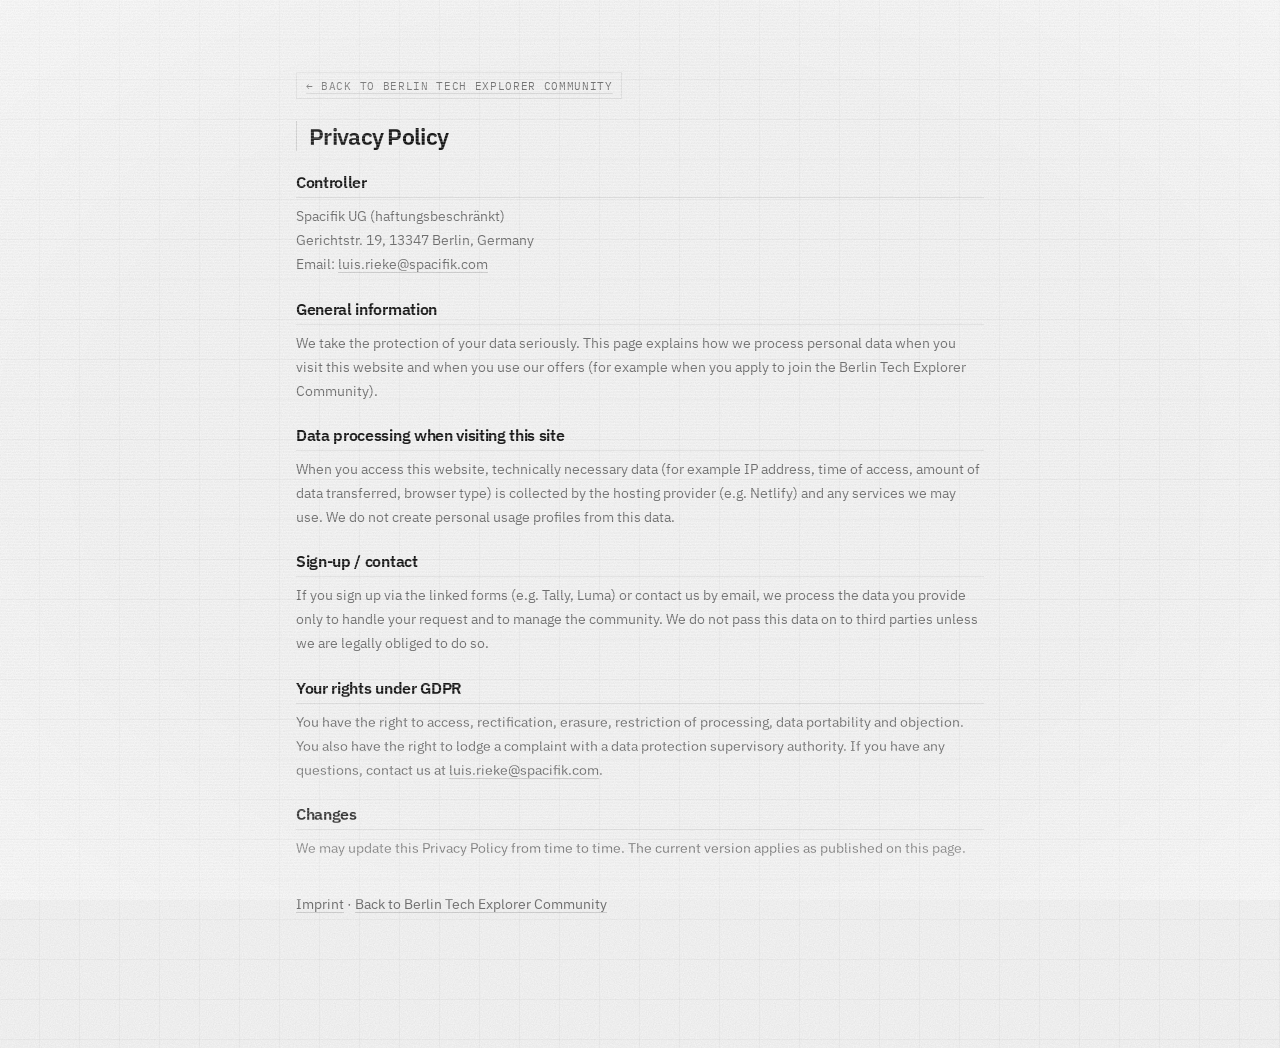
<file: datenschutz.html>
<!DOCTYPE html>
<html lang="en">
<head>
  <meta charset="UTF-8" />
  <meta name="viewport" content="width=device-width, initial-scale=1.0" />
  <title>Privacy Policy – Berlin Tech Explorer Community</title>
  <link rel="icon" type="image/svg+xml" href="favicon.svg" />
  <link href="https://fonts.googleapis.com/css2?family=IBM+Plex+Mono:wght@400;500;600&family=IBM+Plex+Sans:wght@400;500;600&display=swap" rel="stylesheet">
  <link rel="stylesheet" href="styles.css?v=invert1">
</head>
<body>
  <div class="legal-page">
    <a href="index.html" class="back-link">← Back to Berlin Tech Explorer Community</a>
    <h1>Privacy Policy</h1>

    <h2>Controller</h2>
    <p>Spacifik UG (haftungsbeschränkt)<br>Gerichtstr. 19, 13347 Berlin, Germany<br>Email: <a href="mailto:luis.rieke@spacifik.com">luis.rieke@spacifik.com</a></p>

    <h2>General information</h2>
    <p>We take the protection of your data seriously. This page explains how we process personal data when you visit this website and when you use our offers (for example when you apply to join the Berlin Tech Explorer Community).</p>

    <h2>Data processing when visiting this site</h2>
    <p>When you access this website, technically necessary data (for example IP address, time of access, amount of data transferred, browser type) is collected by the hosting provider (e.g. Netlify) and any services we may use. We do not create personal usage profiles from this data.</p>

    <h2>Sign-up / contact</h2>
    <p>If you sign up via the linked forms (e.g. Tally, Luma) or contact us by email, we process the data you provide only to handle your request and to manage the community. We do not pass this data on to third parties unless we are legally obliged to do so.</p>

    <h2>Your rights under GDPR</h2>
    <p>You have the right to access, rectification, erasure, restriction of processing, data portability and objection. You also have the right to lodge a complaint with a data protection supervisory authority. If you have any questions, contact us at <a href="mailto:luis.rieke@spacifik.com">luis.rieke@spacifik.com</a>.</p>

    <h2>Changes</h2>
    <p>We may update this Privacy Policy from time to time. The current version applies as published on this page.</p>

    <p style="margin-top: 2rem;"><a href="impressum.html">Imprint</a> · <a href="index.html">Back to Berlin Tech Explorer Community</a></p>
  </div>
</body>
</html>
</file>
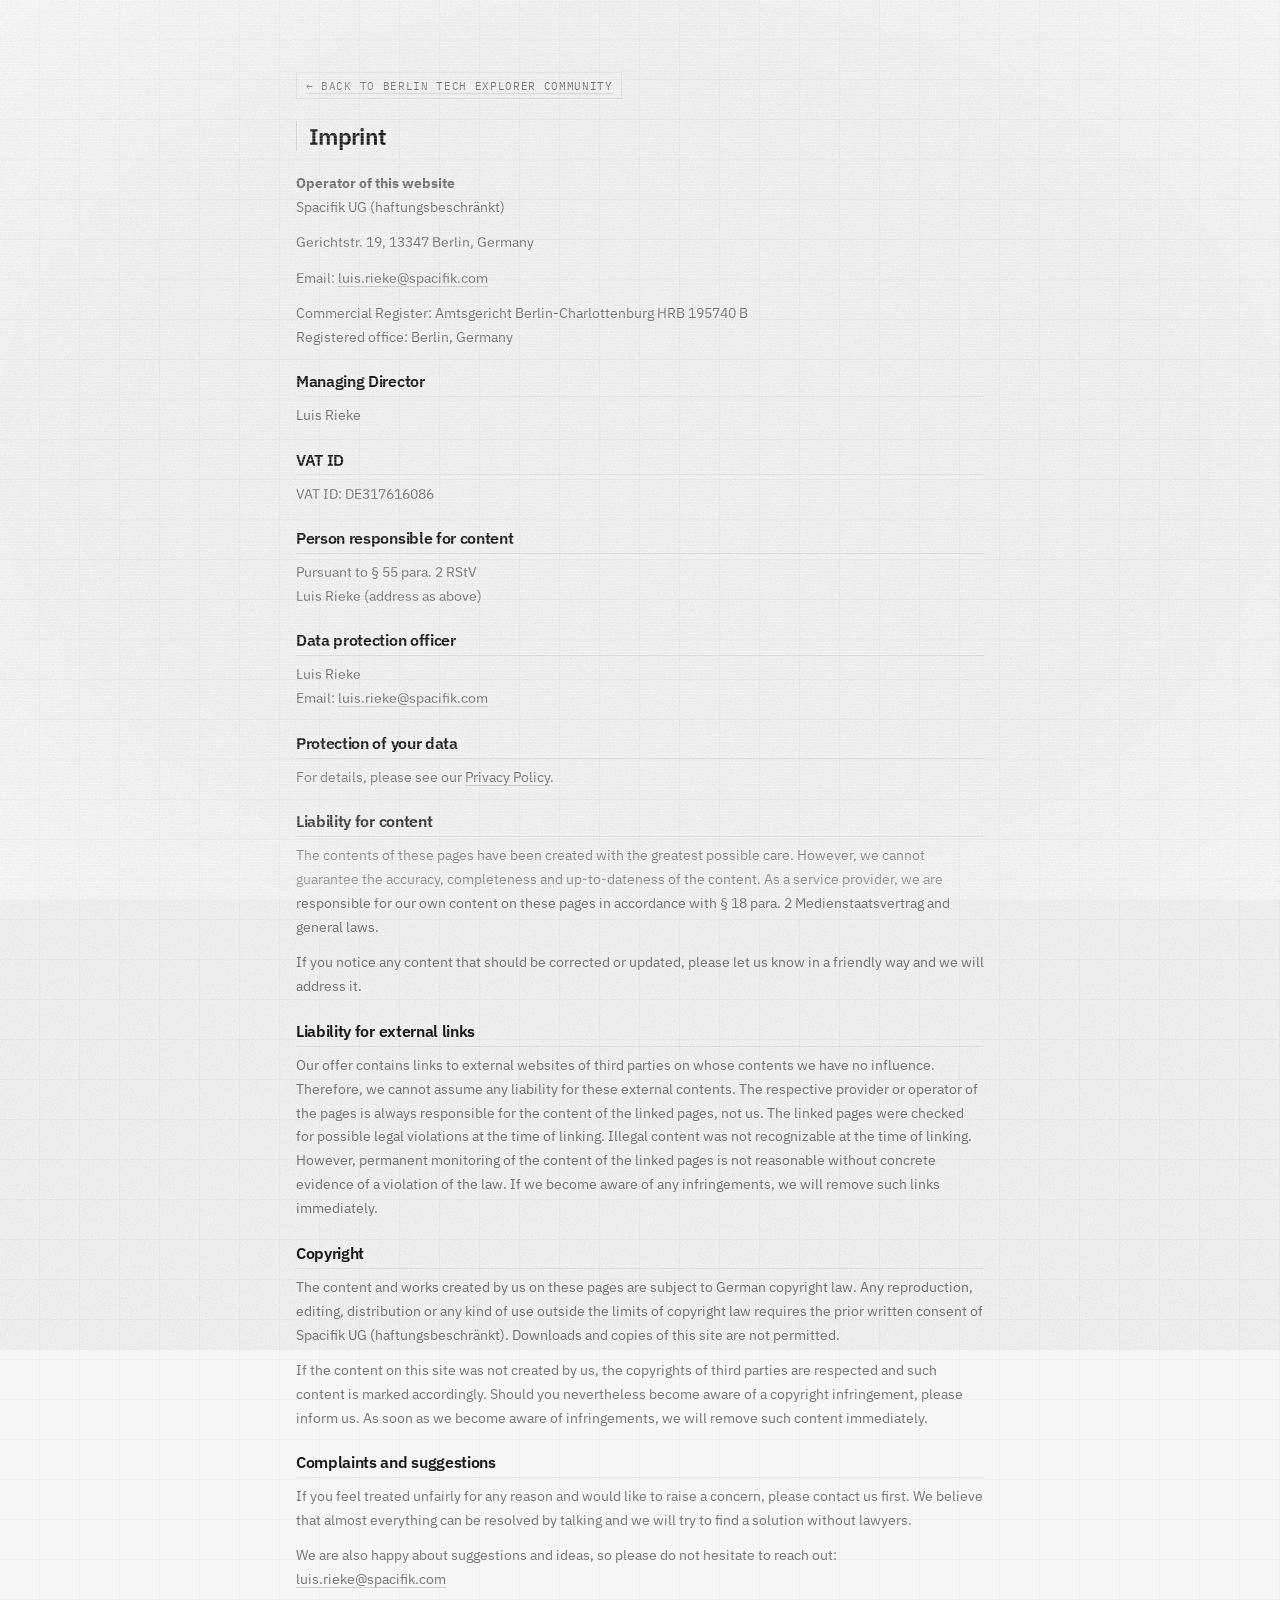
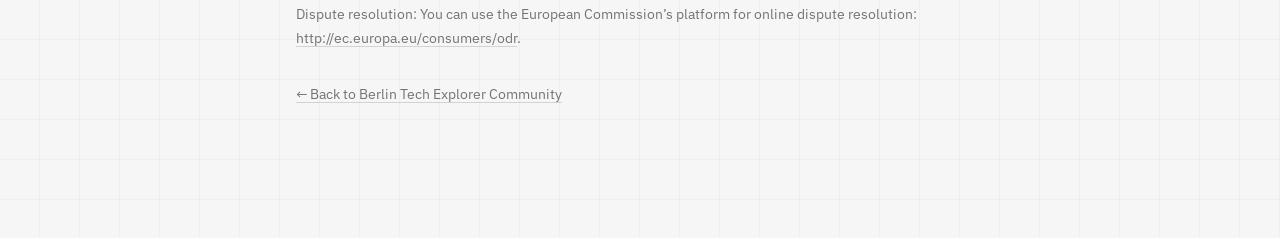
<file: impressum.html>
<!DOCTYPE html>
<html lang="en">
<head>
  <meta charset="UTF-8" />
  <meta name="viewport" content="width=device-width, initial-scale=1.0" />
  <title>Imprint – Berlin Tech Explorer Community</title>
  <link rel="icon" type="image/svg+xml" href="favicon.svg" />
  <link href="https://fonts.googleapis.com/css2?family=IBM+Plex+Mono:wght@400;500;600&family=IBM+Plex+Sans:wght@400;500;600&display=swap" rel="stylesheet">
  <link rel="stylesheet" href="styles.css?v=invert1">
</head>
<body>
  <div class="legal-page">
    <a href="index.html" class="back-link">← Back to Berlin Tech Explorer Community</a>
    <h1>Imprint</h1>
    <p><strong>Operator of this website</strong><br>Spacifik UG (haftungsbeschränkt)</p>
    <p>Gerichtstr. 19, 13347 Berlin, Germany</p>
    <p>Email: <a href="mailto:luis.rieke@spacifik.com">luis.rieke@spacifik.com</a></p>
    <p>Commercial Register: Amtsgericht Berlin-Charlottenburg HRB 195740 B<br>Registered office: Berlin, Germany</p>

    <h2>Managing Director</h2>
    <p>Luis Rieke</p>

    <h2>VAT ID</h2>
    <p>VAT ID: DE317616086</p>

    <h2>Person responsible for content</h2>
    <p>Pursuant to § 55 para. 2 RStV<br>Luis Rieke (address as above)</p>

    <h2>Data protection officer</h2>
    <p>Luis Rieke<br>Email: <a href="mailto:luis.rieke@spacifik.com">luis.rieke@spacifik.com</a></p>

    <h2>Protection of your data</h2>
    <p>For details, please see our <a href="datenschutz.html">Privacy Policy</a>.</p>

    <h2>Liability for content</h2>
    <p>The contents of these pages have been created with the greatest possible care. However, we cannot guarantee the accuracy, completeness and up-to-dateness of the content. As a service provider, we are responsible for our own content on these pages in accordance with § 18 para. 2 Medienstaatsvertrag and general laws.</p>
    <p>If you notice any content that should be corrected or updated, please let us know in a friendly way and we will address it.</p>

    <h2>Liability for external links</h2>
    <p>Our offer contains links to external websites of third parties on whose contents we have no influence. Therefore, we cannot assume any liability for these external contents. The respective provider or operator of the pages is always responsible for the content of the linked pages, not us. The linked pages were checked for possible legal violations at the time of linking. Illegal content was not recognizable at the time of linking. However, permanent monitoring of the content of the linked pages is not reasonable without concrete evidence of a violation of the law. If we become aware of any infringements, we will remove such links immediately.</p>

    <h2>Copyright</h2>
    <p>The content and works created by us on these pages are subject to German copyright law. Any reproduction, editing, distribution or any kind of use outside the limits of copyright law requires the prior written consent of Spacifik UG (haftungsbeschränkt). Downloads and copies of this site are not permitted.</p>
    <p>If the content on this site was not created by us, the copyrights of third parties are respected and such content is marked accordingly. Should you nevertheless become aware of a copyright infringement, please inform us. As soon as we become aware of infringements, we will remove such content immediately.</p>

    <h2>Complaints and suggestions</h2>
    <p>If you feel treated unfairly for any reason and would like to raise a concern, please contact us first. We believe that almost everything can be resolved by talking and we will try to find a solution without lawyers.</p>
    <p>We are also happy about suggestions and ideas, so please do not hesitate to reach out: <a href="mailto:luis.rieke@spacifik.com">luis.rieke@spacifik.com</a></p>
    <p>Dispute resolution: You can use the European Commission’s platform for online dispute resolution: <a href="http://ec.europa.eu/consumers/odr" target="_blank" rel="noopener noreferrer">http://ec.europa.eu/consumers/odr</a>.</p>

    <p style="margin-top: 2rem;"><a href="index.html">← Back to Berlin Tech Explorer Community</a></p>
  </div>
</body>
</html>
</file>
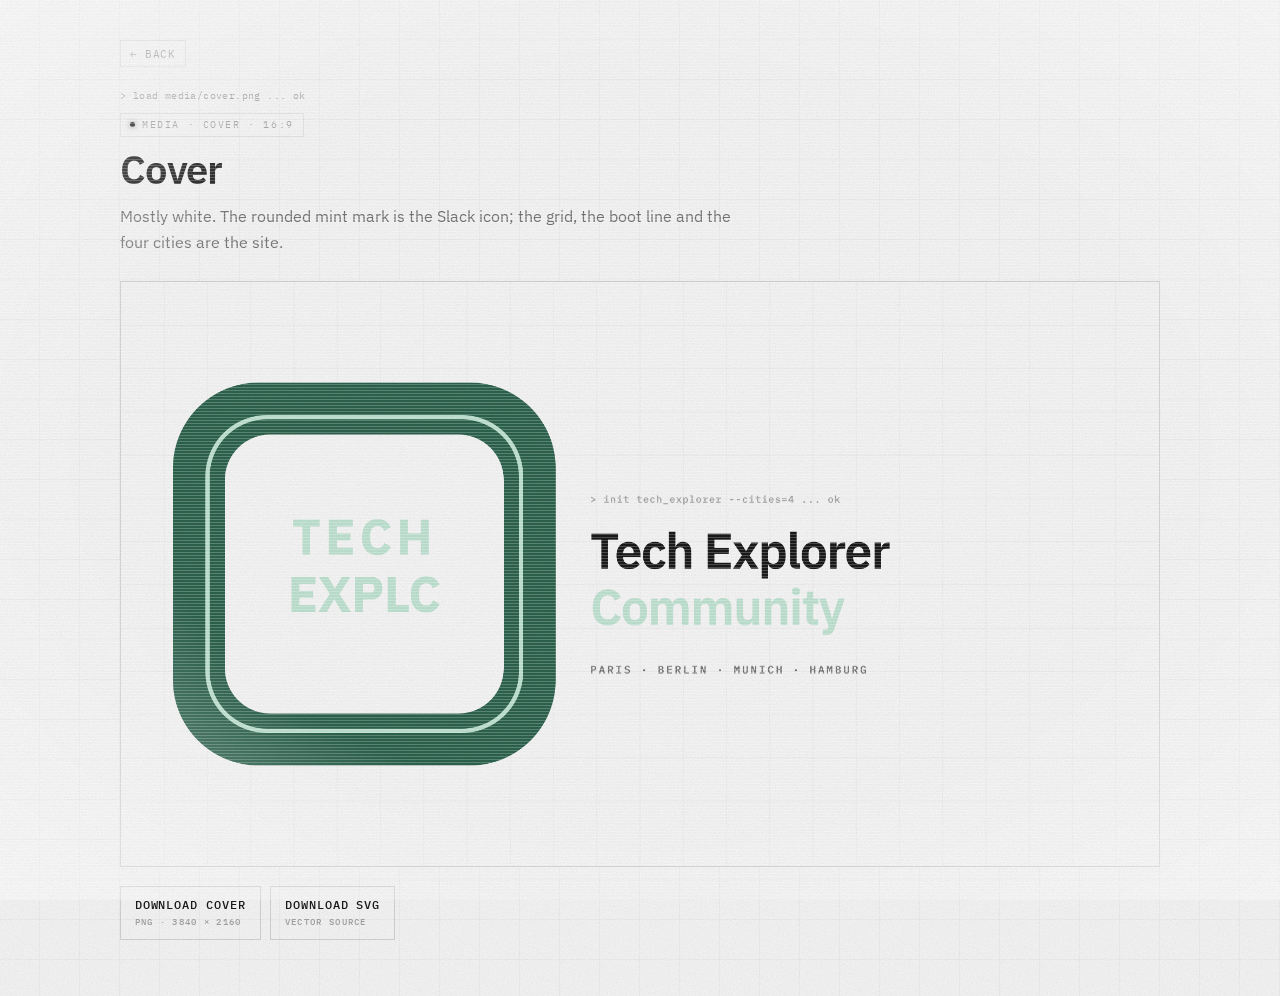
<file: media.html>
<!DOCTYPE html>
<html lang="en">

<head>
  <meta charset="UTF-8" />
  <meta name="viewport" content="width=device-width, initial-scale=1.0" />
  <title>Media — Tech Explorer Community</title>
  <meta name="description"
    content="Download the Tech Explorer Community cover. Mostly white, with the Slack mark and the cities Paris, Berlin, Munich and Hamburg." />
  <link rel="icon" type="image/svg+xml" href="favicon.svg" />
  <link
    href="https://fonts.googleapis.com/css2?family=IBM+Plex+Mono:wght@400;500;600&family=IBM+Plex+Sans:wght@400;500;600&display=swap"
    rel="stylesheet">
  <link rel="stylesheet" href="styles.css?v=invert1">
</head>

<body>
  <main class="media-page">
    <a href="index.html" class="back-link">← Back</a>
    <p class="media-boot">&gt; load media/cover.png ... ok</p>
    <div class="badge">Media · Cover · 16:9</div>
    <h1 class="glitch" data-text="Cover">Cover</h1>
    <p class="media-lead">Mostly white. The rounded mint mark is the Slack icon; the grid, the boot line and the four cities are the site.</p>

    <figure class="cover-frame">
      <img src="media/cover.png" width="3840" height="2160"
        alt="Tech Explorer Community cover on white: mint TECH EXPLC mark, and Paris, Berlin, Munich, Hamburg.">
    </figure>

    <div class="luma-calendars">
      <a class="cta" href="media/cover.png" download="tech-explorer-cover.png">
        Download cover
        <span class="cta-meta">PNG · 3840 × 2160</span>
      </a>
      <a class="cta" href="media/cover.svg" download="tech-explorer-cover.svg">
        Download SVG
        <span class="cta-meta">vector source</span>
      </a>
    </div>
  </main>
</body>

</html>
</file>
<file: styles.css>
:root {
  color-scheme: light;
  --bg: #f6f6f6;
  --surface: #f6f6f6;
  --grid-line: rgba(0, 0, 0, 0.028);
  --text: #1a1a1a;
  --text-muted: #737373;
  --text-dim: #a3a3a3;
  --border: rgba(0, 0, 0, 0.08);
  --border-strong: rgba(0, 0, 0, 0.14);
  --mono: 'IBM Plex Mono', 'JetBrains Mono', ui-monospace, monospace;
  --sans: 'IBM Plex Sans', system-ui, sans-serif;
  --noise: url("data:image/svg+xml,%3Csvg xmlns='http://www.w3.org/2000/svg' width='220' height='220'%3E%3Cfilter id='n'%3E%3CfeTurbulence type='fractalNoise' baseFrequency='0.85' numOctaves='3' stitchTiles='stitch'/%3E%3CfeColorMatrix values='0 0 0 0 0 0 0 0 0 0 0 0 0 0 0 0 0 0 1 0'/%3E%3C/filter%3E%3Crect width='100%25' height='100%25' filter='url(%23n)'/%3E%3C/svg%3E");
}

/* Atmosphere: grain, scanlines, vignette, scan sweep */
html::before {
  content: '';
  position: fixed;
  inset: 0;
  z-index: 60;
  pointer-events: none;
  background: radial-gradient(ellipse at center, transparent 55%, rgba(255, 255, 255, 0.55) 100%);
}

html::after {
  content: '';
  position: fixed;
  left: 0;
  right: 0;
  top: 0;
  height: 22vh;
  z-index: 61;
  pointer-events: none;
  background: linear-gradient(to bottom, transparent, rgba(0, 0, 0, 0.025) 50%, transparent);
  transform: translateY(-30vh);
  animation: scan-sweep 9s linear infinite;
}

body::before {
  content: '';
  position: fixed;
  inset: -50%;
  z-index: 62;
  pointer-events: none;
  background-image: var(--noise);
  background-size: 220px 220px;
  opacity: 0.07;
  animation: grain 0.6s steps(6) infinite;
}

body::after {
  content: '';
  position: fixed;
  inset: 0;
  z-index: 63;
  pointer-events: none;
  background: repeating-linear-gradient(to bottom,
      rgba(255, 255, 255, 0.22) 0,
      rgba(255, 255, 255, 0.22) 1px,
      transparent 1px,
      transparent 3px);
}

.tv-static {
  position: fixed;
  inset: 0;
  width: 100%;
  height: 100%;
  z-index: 64;
  pointer-events: none;
  opacity: 0;
  mix-blend-mode: multiply;
  image-rendering: pixelated;
}

@keyframes grain {
  0% { transform: translate(0, 0); }
  17% { transform: translate(-4%, 3%); }
  33% { transform: translate(3%, -5%); }
  50% { transform: translate(-6%, -2%); }
  67% { transform: translate(5%, 4%); }
  83% { transform: translate(-2%, 6%); }
  100% { transform: translate(0, 0); }
}

@keyframes scan-sweep {
  0% { transform: translateY(-30vh); }
  100% { transform: translateY(110vh); }
}

@keyframes grid-drift {
  from { background-position: -1px -1px, -1px -1px; }
  to { background-position: -1px 39px, 39px -1px; }
}

* {
  margin: 0;
  padding: 0;
  box-sizing: border-box;
}

body {
  font-family: var(--sans);
  background-color: var(--bg);
  background-image:
    linear-gradient(var(--grid-line) 1px, transparent 1px),
    linear-gradient(90deg, var(--grid-line) 1px, transparent 1px);
  background-size: 40px 40px, 40px 40px;
  background-position: -1px -1px;
  animation: grid-drift 6s linear infinite;
  color: var(--text);
  min-height: 100vh;
  padding: 2.5rem 1.5rem 3.5rem;
  display: flex;
  flex-direction: column;
  align-items: center;
}

header {
  text-align: left;
  margin-bottom: 2.5rem;
  max-width: 720px;
  width: 100%;
  padding-left: 0.75rem;
  border-left: 1px solid var(--border-strong);
  position: relative;
}

header h1 {
  font-size: clamp(1.85rem, 4vw, 2.5rem);
  font-weight: 600;
  letter-spacing: -0.03em;
  color: var(--text);
  margin-top: 0.5rem;
  line-height: 1.15;
}

header p {
  font-size: 0.98rem;
  margin-top: 0.75rem;
  color: var(--text-muted);
  line-height: 1.65;
  max-width: 62ch;
}

header .founder-note {
  font-size: 0.9rem;
  padding-left: 0.75rem;
  border-left: 2px solid var(--border-strong);
}

header .founder-note a {
  color: var(--text);
  text-decoration: underline;
}

.luma-calendars {
  display: flex;
  flex-wrap: wrap;
  gap: 0.6rem;
}

header .luma-calendars {
  margin-top: 1.25rem;
}

.luma-calendars .cta {
  margin-top: 0;
  align-items: flex-start;
  text-align: left;
}

.badge {
  display: inline-flex;
  align-items: center;
  gap: 0.45rem;
  padding: 0.3rem 0.55rem;
  border-radius: 0;
  border: 1px solid var(--border);
  background: transparent;
  font-family: var(--mono);
  font-size: 0.62rem;
  text-transform: uppercase;
  letter-spacing: 0.16em;
  color: var(--text-dim);
}

.badge::before {
  content: '';
  width: 5px;
  height: 5px;
  border-radius: 50%;
  background: var(--text);
  box-shadow: 0 0 6px rgba(0, 0, 0, 0.6);
  animation: live-blink 1.6s steps(1) infinite;
}

@keyframes live-blink {
  0%, 60% { opacity: 1; }
  61%, 100% { opacity: 0.2; }
}

.boot-line {
  font-family: var(--mono);
  font-size: 0.62rem;
  letter-spacing: 0.04em;
  color: var(--text-dim);
  margin-bottom: 0.6rem;
}

.boot-line span {
  display: inline-block;
  overflow: hidden;
  white-space: nowrap;
  vertical-align: bottom;
  width: 38ch;
  border-right: 0.6em solid var(--text-muted);
  animation:
    boot-type 2.2s steps(38) 0.3s both,
    cursor-blink 0.9s steps(1) infinite;
}

@keyframes boot-type {
  from { width: 0; }
  to { width: 38ch; }
}

@keyframes cursor-blink {
  0%, 50% { border-right-color: var(--text-muted); }
  51%, 100% { border-right-color: transparent; }
}

/* Headline glitch */
.glitch {
  position: relative;
}

.glitch::before,
.glitch::after {
  content: attr(data-text);
  position: absolute;
  inset: 0;
  background: var(--bg);
  pointer-events: none;
  clip-path: inset(0 0 100% 0);
}

.glitch::before {
  text-shadow: -2px 0 rgba(255, 60, 60, 0.35);
  animation: glitch-a 4.2s steps(1) infinite;
}

.glitch::after {
  text-shadow: 2px 0 rgba(60, 220, 255, 0.35);
  animation: glitch-b 4.2s steps(1) infinite;
}

@keyframes glitch-a {
  0%, 88% { clip-path: inset(0 0 100% 0); transform: none; }
  89% { clip-path: inset(10% 0 62% 0); transform: translate(-6px, 0); }
  91% { clip-path: inset(55% 0 20% 0); transform: translate(5px, 0); }
  93% { clip-path: inset(30% 0 45% 0); transform: translate(-3px, 0); }
  95% { clip-path: inset(75% 0 5% 0); transform: translate(4px, 0); }
  97%, 100% { clip-path: inset(0 0 100% 0); transform: none; }
}

@keyframes glitch-b {
  0%, 89% { clip-path: inset(0 0 100% 0); transform: none; }
  90% { clip-path: inset(65% 0 10% 0); transform: translate(6px, 0); }
  92% { clip-path: inset(5% 0 80% 0); transform: translate(-5px, 0); }
  94% { clip-path: inset(40% 0 38% 0); transform: translate(3px, 0); }
  96% { clip-path: inset(20% 0 60% 0); transform: translate(-4px, 0); }
  98%, 100% { clip-path: inset(0 0 100% 0); transform: none; }
}

.card-label {
  display: block;
  font-family: var(--mono);
  font-size: 0.62rem;
  font-weight: 500;
  letter-spacing: 0.18em;
  text-transform: uppercase;
  color: var(--text-dim);
  margin-bottom: 0.45rem;
}

.card-label::after {
  content: '▌';
  margin-left: 0.3em;
  color: var(--text-muted);
  animation: label-blink 1.1s steps(1) infinite;
}

@keyframes label-blink {
  0%, 50% { opacity: 1; }
  51%, 100% { opacity: 0; }
}

.card:hover .card-label,
.supported-events:hover .card-label {
  animation: text-jitter 0.35s steps(2) 1;
  color: var(--text-muted);
}

@keyframes text-jitter {
  0% { transform: translate(0, 0); }
  25% { transform: translate(-2px, 1px); }
  50% { transform: translate(2px, -1px); }
  75% { transform: translate(-1px, 0); }
  100% { transform: translate(0, 0); }
}

.card-grid {
  width: 100%;
  max-width: 980px;
  margin: 0 auto;
  display: grid;
  grid-template-columns: repeat(3, minmax(0, 1fr));
  gap: 1px;
  background: var(--border);
  border: 1px solid var(--border);
  padding: 1px;
  perspective: 1200px;
}

@media (max-width: 960px) {
  .card-grid {
    grid-template-columns: repeat(2, minmax(0, 1fr));
  }
}

@media (max-width: 720px) {
  .card-grid {
    grid-template-columns: minmax(0, 1fr);
  }
}

.card {
  background: var(--surface);
  border-radius: 0;
  padding: 1.5rem 1.4rem 1.4rem;
  border: none;
  box-shadow: none;
  position: relative;
  overflow: visible;
  transform: rotateX(var(--rx, 0deg)) rotateY(var(--ry, 0deg));
  transition: transform 200ms ease-out;
}

.card.is-tilting {
  z-index: 2;
  transition: transform 60ms linear;
  outline: 1px solid var(--border-strong);
}

.card::after {
  content: '';
  position: absolute;
  inset: 0;
  pointer-events: none;
  opacity: 0;
  transition: opacity 200ms ease;
  background: radial-gradient(circle at var(--mx, 50%) var(--my, 50%), rgba(0, 0, 0, 0.07), transparent 45%);
}

.card.is-tilting::after {
  opacity: 1;
}

.card h2,
.card h3 {
  position: relative;
  z-index: 1;
}

.card h2 {
  font-size: 1.1rem;
  font-weight: 600;
  margin-bottom: 0.65rem;
  color: var(--text);
  letter-spacing: -0.02em;
}

.card h3 {
  font-family: var(--mono);
  font-size: 0.68rem;
  font-weight: 500;
  text-transform: uppercase;
  letter-spacing: 0.14em;
  color: var(--text-dim);
  margin: 1rem 0 0.55rem;
  padding-top: 0.75rem;
  border-top: 1px solid var(--border);
}

.card p,
.card ul {
  position: relative;
  z-index: 1;
}

.card p {
  font-size: 0.92rem;
  margin-bottom: 0.85rem;
  color: var(--text-muted);
  line-height: 1.65;
}

ul {
  padding-left: 0;
  margin-bottom: 0.5rem;
  list-style: none;
}

li {
  margin-bottom: 0.5rem;
  font-size: 0.88rem;
  color: var(--text-muted);
  line-height: 1.55;
  padding-left: 0.85rem;
  position: relative;
}

li::before {
  content: '–';
  position: absolute;
  left: 0;
  font-family: var(--mono);
  font-size: 0.7rem;
  color: var(--text-dim);
}

.city-list {
  display: flex;
  flex-direction: column;
  gap: 0;
  margin: 0.55rem 0 0.9rem;
  border: 1px solid var(--border);
}

.city-tag {
  display: grid;
  grid-template-columns: auto 1fr;
  align-items: baseline;
  gap: 0.65rem 1rem;
  padding: 0.55rem 0.65rem;
  border-radius: 0;
  border: none;
  border-bottom: 1px solid var(--border);
  background: transparent;
}

.city-tag:last-child {
  border-bottom: none;
}

.city-tag .city {
  font-family: var(--mono);
  font-size: 0.68rem;
  font-weight: 600;
  text-transform: uppercase;
  letter-spacing: 0.12em;
  color: var(--text);
}

.city-tag .meta {
  font-family: var(--mono);
  font-size: 0.65rem;
  color: var(--text-dim);
  letter-spacing: 0.03em;
}

.cta {
  position: relative;
  z-index: 1;
  display: inline-flex;
  flex-direction: column;
  align-items: flex-start;
  gap: 0.2rem;
  margin-top: 0.9rem;
  padding: 0.65rem 0.85rem;
  border-radius: 0;
  background: transparent;
  border: 1px solid var(--border-strong);
  color: var(--text);
  text-decoration: none;
  font-family: var(--mono);
  font-size: 0.75rem;
  font-weight: 500;
  letter-spacing: 0.08em;
  text-transform: uppercase;
  transition:
    background 120ms ease,
    border-color 120ms ease,
    color 120ms ease;
}

.cta:hover {
  background: var(--text);
  border-color: var(--text);
  color: var(--bg);
  animation: cta-glitch 0.28s steps(1) 1;
}

.cta:hover .cta-meta {
  color: #c5c5c5;
}

@keyframes cta-glitch {
  0% { transform: translate(-2px, 0) skewX(-8deg); box-shadow: 3px 0 rgba(255, 60, 60, 0.4), -3px 0 rgba(60, 220, 255, 0.4); }
  25% { transform: translate(2px, 0) skewX(6deg); }
  50% { transform: translate(-1px, 0); box-shadow: -2px 0 rgba(255, 60, 60, 0.3), 2px 0 rgba(60, 220, 255, 0.3); }
  75% { transform: translate(1px, 0) skewX(-3deg); }
  100% { transform: none; box-shadow: none; }
}

.cta-meta {
  font-family: var(--mono);
  font-size: 0.58rem;
  text-transform: uppercase;
  letter-spacing: 0.14em;
  color: var(--text-dim);
}

footer {
  text-align: center;
  margin-top: 3rem;
  padding-top: 1.75rem;
  border-top: 1px solid var(--border);
  width: 100%;
  max-width: 980px;
}

.profile-img {
  width: 80px;
  height: 80px;
  border-radius: 0;
  object-fit: cover;
  margin: 0 auto 0.85rem;
  display: block;
  border: 1px solid var(--border-strong);
}

.footer-credit {
  display: inline-block;
  font-size: 0.88rem;
  color: var(--text-muted);
  margin: 0.4rem auto 0;
  padding: 0.35rem 0.65rem;
  border-radius: 0;
  background: transparent;
  border: none;
  letter-spacing: 0.01em;
  font-weight: 500;
}

.footer-credit a {
  color: var(--text);
  text-decoration: none;
  border-bottom: 1px solid var(--border-strong);
  transition: border-color 0.15s ease, color 0.15s ease;
}

.footer-credit a:hover {
  color: var(--text);
  border-bottom-color: var(--text-muted);
}

.footer-legal {
  margin-top: 0.85rem;
  font-family: var(--mono);
  font-size: 0.68rem;
  color: var(--text-dim);
  letter-spacing: 0.05em;
}

.footer-legal a {
  color: var(--text-muted);
  text-decoration: none;
  transition: color 0.15s ease;
}

.footer-legal a:hover {
  color: var(--text);
}

.footer-legal-sep {
  color: var(--border-strong);
  pointer-events: none;
}

/* Supported events section */
.supported-events {
  width: 100%;
  max-width: 980px;
  margin: 0 auto 0;
  background: var(--surface);
  border-radius: 0;
  border: 1px solid var(--border);
  border-top: none;
  padding: 1.35rem 1.35rem 1.45rem;
  position: relative;
  overflow: visible;
  text-align: left;
}

.supported-events-content {
  position: relative;
  z-index: 1;
  padding-left: 0.65rem;
  border-left: 1px solid var(--border);
}

.supported-events h2 {
  font-size: clamp(1.05rem, 2.5vw, 1.3rem);
  font-weight: 600;
  color: var(--text);
  margin-bottom: 0.4rem;
  letter-spacing: -0.02em;
}

.supported-events-subtitle {
  font-size: 0.9rem;
  color: var(--text-muted);
  line-height: 1.65;
  margin-bottom: 1rem;
  max-width: 52ch;
}

@media (max-width: 720px) {
  .supported-events {
    padding: 1.1rem 1rem 1.2rem;
  }

  header {
    text-align: left;
  }
}

/* Slack popup */
body.popup-open {
  overflow: hidden;
}

.popup {
  position: fixed;
  inset: 0;
  z-index: 50;
  display: flex;
  align-items: center;
  justify-content: center;
  padding: 1.25rem;
  background: rgba(255, 255, 255, 0.72);
  backdrop-filter: blur(4px) grayscale(1);
  -webkit-backdrop-filter: blur(4px) grayscale(1);
  animation: popup-fade 0.25s ease-out both;
}

.popup[hidden] {
  display: none;
}

.popup-window {
  position: relative;
  width: 100%;
  max-width: 460px;
  background: var(--bg);
  border: 1px solid rgba(0, 0, 0, 0.55);
  box-shadow:
    0 0 0 1px rgba(0, 0, 0, 0.06),
    0 0 40px rgba(0, 0, 0, 0.06),
    0 30px 80px rgba(255, 255, 255, 0.8);
  outline: none;
  animation: popup-glitch-in 0.45s steps(1) both;
}

.popup-window.is-swapping .popup-step:not([hidden]) {
  animation: popup-swap 0.35s steps(1) both;
}

.popup-bar {
  display: flex;
  align-items: center;
  justify-content: space-between;
  padding: 0.4rem 0.4rem 0.4rem 0.8rem;
  border-bottom: 1px solid var(--border-strong);
  font-family: var(--mono);
  font-size: 0.62rem;
  letter-spacing: 0.14em;
  text-transform: uppercase;
  color: var(--text-dim);
}

.popup-close {
  width: 1.8rem;
  height: 1.8rem;
  background: transparent;
  border: 1px solid var(--border);
  color: var(--text-muted);
  font-family: var(--mono);
  font-size: 1rem;
  line-height: 1;
  cursor: pointer;
  transition: color 0.15s ease, border-color 0.15s ease, background 0.15s ease;
}

.popup-close:hover,
.popup-close:focus-visible {
  color: var(--bg);
  background: var(--text);
  border-color: var(--text);
}

.popup-step {
  padding: 1.4rem 1.4rem 1.5rem;
}

.popup-step h2 {
  font-size: 1.3rem;
  font-weight: 600;
  letter-spacing: -0.02em;
  line-height: 1.25;
  color: var(--text);
  margin-bottom: 0.7rem;
}

.popup-step p {
  font-size: 0.9rem;
  color: var(--text-muted);
  line-height: 1.65;
}

.popup-actions {
  display: flex;
  flex-wrap: wrap;
  align-items: flex-end;
  gap: 0.75rem 1rem;
  margin-top: 0.4rem;
}

.popup-secondary {
  background: transparent;
  border: none;
  padding: 0.4rem 0;
  font-family: var(--mono);
  font-size: 0.68rem;
  letter-spacing: 0.08em;
  text-transform: uppercase;
  color: var(--text-dim);
  border-bottom: 1px solid var(--border-strong);
  cursor: pointer;
  transition: color 0.15s ease, border-color 0.15s ease;
}

.popup-secondary:hover,
.popup-secondary:focus-visible {
  color: var(--text-muted);
  border-bottom-color: var(--text-muted);
}

@keyframes popup-fade {
  from { opacity: 0; }
  to { opacity: 1; }
}

@keyframes popup-glitch-in {
  0% { opacity: 0; clip-path: inset(48% 0 48% 0); transform: scaleX(1.08); }
  15% { opacity: 1; clip-path: inset(20% 0 60% 0); transform: translate(-8px, 0); }
  30% { clip-path: inset(60% 0 10% 0); transform: translate(6px, 0); }
  45% { opacity: 0.4; clip-path: inset(0 0 0 0); transform: translate(-3px, 0) skewX(4deg); }
  60% { opacity: 1; transform: translate(2px, 0); }
  80%, 100% { opacity: 1; clip-path: inset(0 0 0 0); transform: none; }
}

@keyframes popup-swap {
  0% { opacity: 0; transform: translate(-6px, 0); clip-path: inset(0 0 70% 0); }
  25% { opacity: 1; transform: translate(5px, 0); clip-path: inset(40% 0 20% 0); }
  50% { transform: translate(-2px, 0); clip-path: inset(0 0 0 0); }
  75%, 100% { opacity: 1; transform: none; clip-path: inset(0 0 0 0); }
}

/* Legal pages (impressum, datenschutz) */
.legal-page {
  max-width: 720px;
  margin: 0 auto;
  padding: 2rem 1rem 4rem;
  text-align: left;
  width: 100%;
}

.legal-page h1 {
  font-size: 1.45rem;
  margin-bottom: 1.35rem;
  color: var(--text);
  font-weight: 600;
  letter-spacing: -0.03em;
  border-left: 1px solid var(--border-strong);
  padding-left: 0.75rem;
}

.legal-page h2 {
  font-family: var(--sans);
  font-size: 1rem;
  font-weight: 600;
  letter-spacing: -0.02em;
  color: var(--text);
  margin: 1.35rem 0 0.45rem;
  padding-bottom: 0.3rem;
  border-bottom: 1px solid var(--border);
}

.legal-page p,
.legal-page ul {
  font-size: 0.88rem;
  color: var(--text-muted);
  line-height: 1.7;
  margin-bottom: 0.7rem;
}

.legal-page a {
  color: var(--text-muted);
  text-decoration: underline;
  text-decoration-color: var(--border-strong);
  text-underline-offset: 3px;
}

.legal-page a:hover {
  color: var(--text);
  text-decoration-color: var(--text-dim);
}

.back-link {
  display: inline-flex;
  align-items: center;
  margin-bottom: 1.35rem;
  font-family: var(--mono);
  font-size: 0.7rem;
  letter-spacing: 0.06em;
  text-transform: uppercase;
  color: var(--text-dim);
  text-decoration: none;
  border: 1px solid var(--border);
  padding: 0.35rem 0.55rem;
  transition: border-color 0.15s ease, color 0.15s ease;
}

.back-link:hover {
  color: var(--text-muted);
  border-color: var(--border-strong);
  text-decoration: none;
}

/* Media page: cover download */
.media-page {
  width: 100%;
  max-width: 1040px;
  text-align: left;
}

.media-boot {
  font-family: var(--mono);
  font-size: 0.62rem;
  letter-spacing: 0.04em;
  color: var(--text-dim);
  margin-bottom: 0.6rem;
}

.media-page h1 {
  font-size: clamp(1.85rem, 4vw, 2.5rem);
  font-weight: 600;
  letter-spacing: -0.03em;
  color: var(--text);
  margin-top: 0.55rem;
  line-height: 1.15;
}

.media-lead {
  margin-top: 0.75rem;
  max-width: 62ch;
  color: var(--text-muted);
  font-size: 0.98rem;
  line-height: 1.65;
}

.cover-frame {
  margin: 1.6rem 0 1.15rem;
  border: 1px solid var(--border-strong);
  background: #f6f6f6;
  line-height: 0;
}

.cover-frame img {
  display: block;
  width: 100%;
  height: auto;
}

.media-page .luma-calendars {
  margin-top: 0.15rem;
}

@media (prefers-reduced-motion: reduce) {
  *,
  *::before,
  *::after {
    animation: none !important;
    transition: none !important;
  }

  html::after,
  .tv-static,
  .glitch::before,
  .glitch::after {
    display: none;
  }

  .card {
    transform: none;
  }
}
</file>
